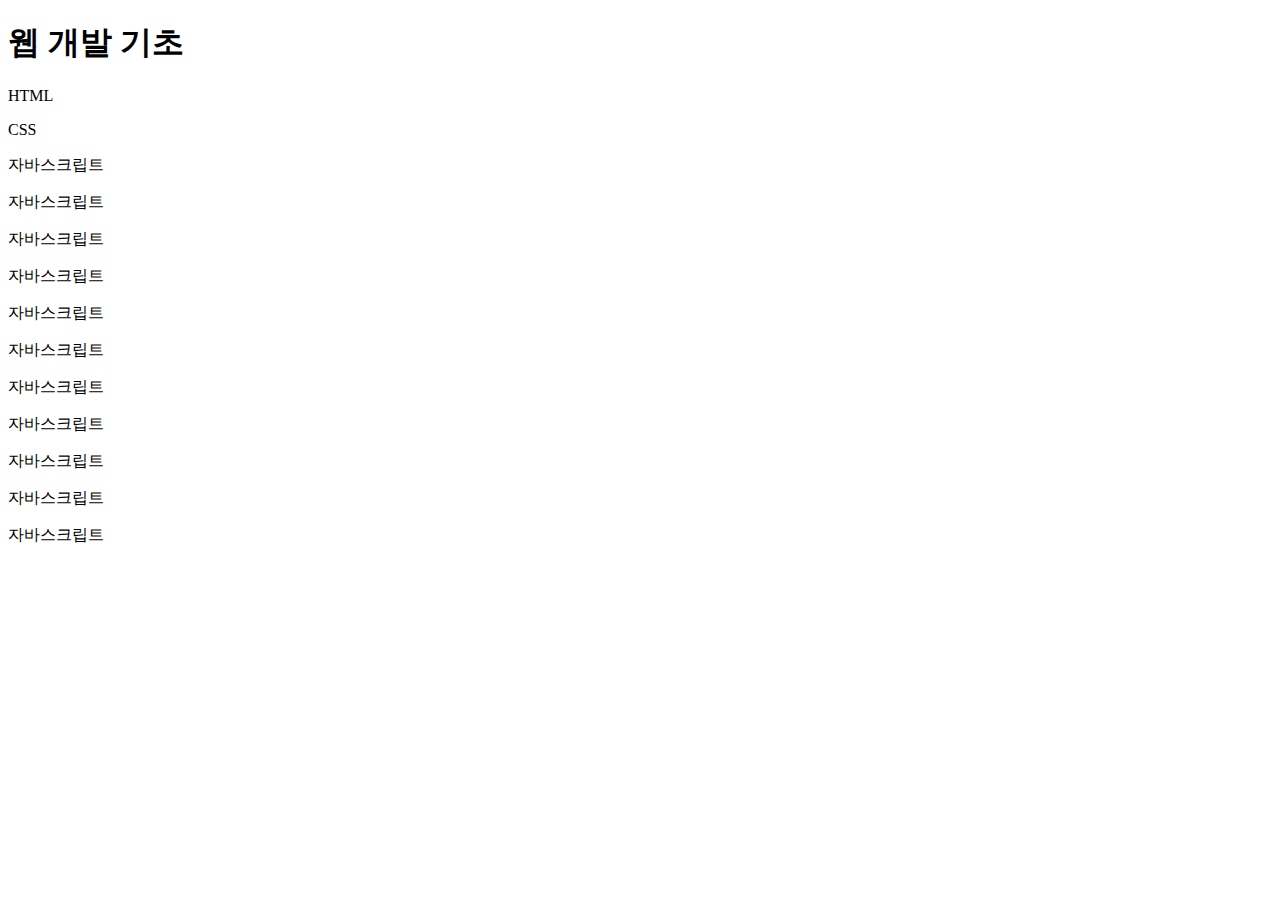
<file: src/02/index.html>
<!DOCTYPE html>
<html lang="ko">
  <head>
    <meta charset="UTF-8">
    <title>웹 개발 입문</title>
  </head>
  <body>
    <h1>웹 개발 기초</h1>
    <p>HTML</p>
    <p>CSS</p>
    <p>자바스크립트</p>
    <p>자바스크립트</p>
    <p>자바스크립트</p>
    <p>자바스크립트</p>
    <p>자바스크립트</p>
    <p>자바스크립트</p>
    <p>자바스크립트</p>
    <p>자바스크립트</p>
    <p>자바스크립트</p>
    <p>자바스크립트</p>
    <p>자바스크립트</p>
  </body>
</html>
</file>
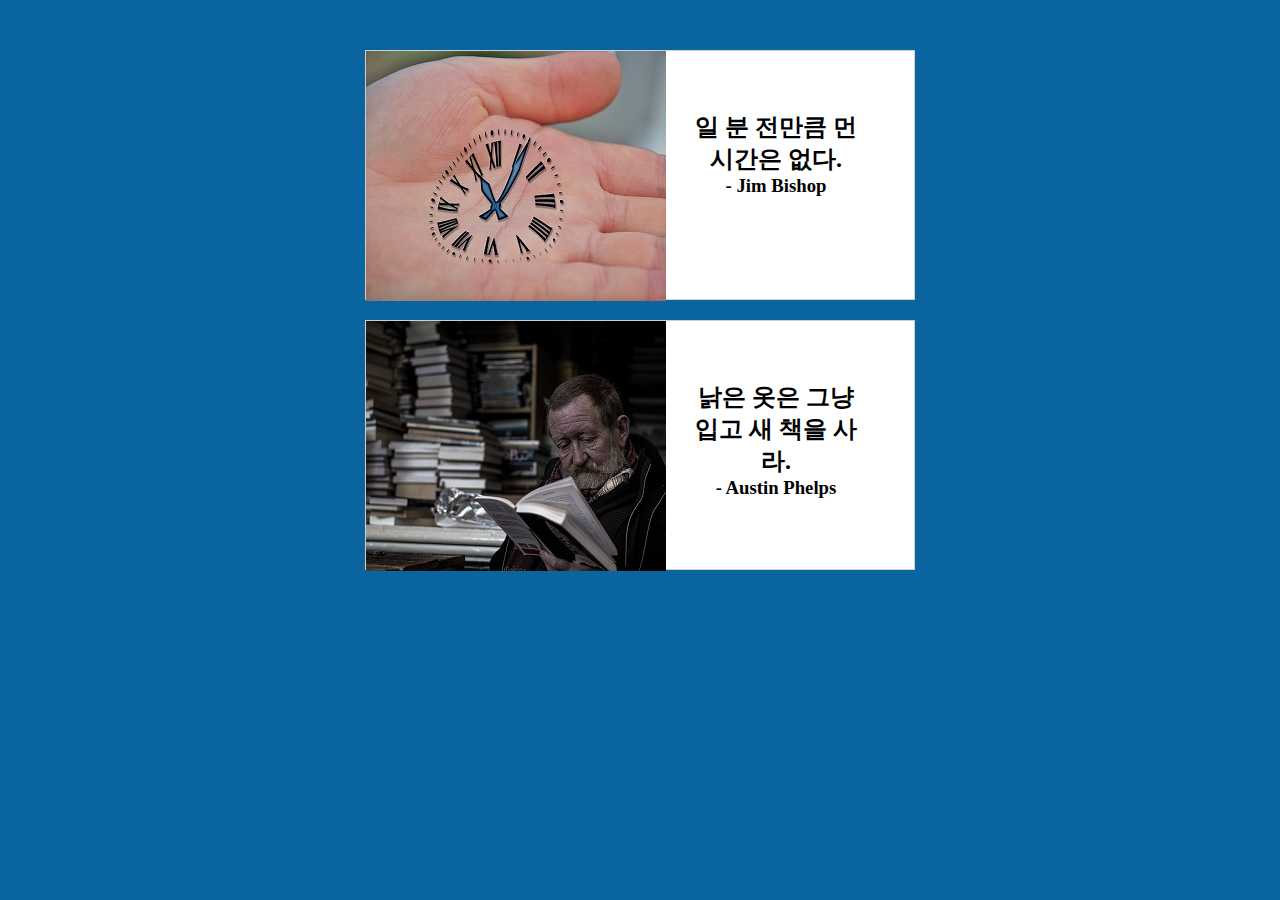
<file: src/12/index.html>
<!DOCTYPE html>
<html lang="ko">
<head>
  <meta charset="UTF-8">
  <meta name="viewport" content="width=device-width, initial-scale=1.0">
  <title>INSPIRATIONAL QUOTES</title>
  <link rel="stylesheet" href="css/style.css">
</head>
<body>
  <div id="container">
    <div class="card">
      <img src="images/1.jpg">    
      <div class="words">
        <h2>일 분 전만큼 먼 시간은 없다.</h2>
        <h3>- Jim Bishop</h3>
      </div>            
    </div>
    <div class="card">
      <img src="images/2.jpg">    
      <div class="words">
        <h2>낡은 옷은 그냥 입고 새 책을 사라.</h2>
        <h3>- Austin Phelps</h3>
      </div>            
    </div>            
  </div>
</body>
</html>
</file>
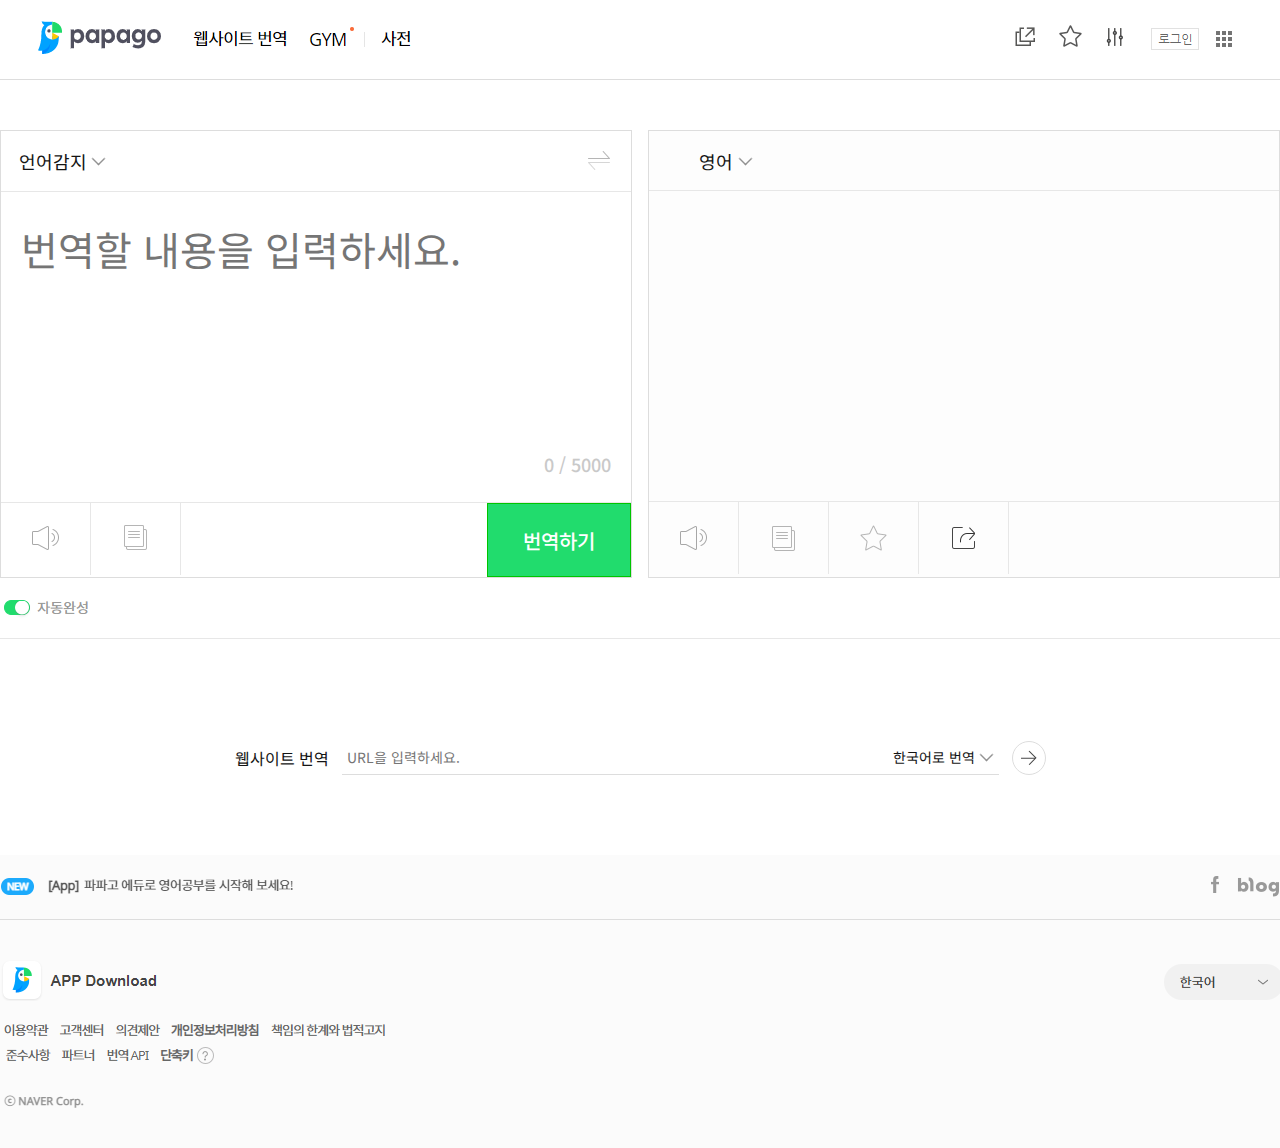
<file: src/papago/index.html>
<!DOCTYPE html>
<html lang="ko">
<head>
    <meta charset="UTF-8">
    <meta http-equiv="X-UA-Compatible" content="IE=edge">
    <meta name="viewport" content="width=device-width, initial-scale=1.0">
    <title>Papago</title>
    <link rel="stylesheet" href="css/style.css">
    <link rel="stylesheet" href="css/index.css">
</head>
<body>
    <div id="container">
        <header>
            <h1 class="brand-logo-border">
                <img src="images/logo/brand-logo.PNG" alt="brand logo">
            </h1>
            <nav>
                <img src="images/index_header/header1.png">
                <img src="images/index_header/header2.png">
            </nav>
        </header>
        <main>
            <div class="main-container">
                <div class="article-container">
                    <article class="article-left">
                        <div class="article-header">
                            <div class="article-header-left">
                                <span>언어감지</span>
                                <img src="images/index_items/combo_icon.PNG">
                            </div>
                            <div class="article-header-right">
                                <img src="images/index_items/convert_icon.PNG">
                            </div>
                        </div>
                        <div class="article-body">
                            <div class="article-body-textarea">
                                <textarea placeholder="번역할 내용을 입력하세요."></textarea>
                            </div>
                            <div class="article-body-count">
                                <span>0&nbsp</span><span>/ 5000</span>
                            </div>
                        </div>
                        <div class="article-footer">
                            <div class="article-footer-left">
                                <div class="af-left-item">
                                    <img src="images/index_items/sound_icon.PNG">
                                </div>
                                <div class="af-left-item">
                                    <img src="images/index_items/copy_icon.PNG">
                                </div>
                            </div>
                            <button type="button">번역하기</button>
                        </div>
                    </article>
                    <article class="article-right">
                        <div class="article-header">
                            <div class="article-header-left">
                                <span>영어</span>
                                <img src="images/index_items/combo_icon_gray.PNG">
                            </div>
                        </div>
                        <div class="article-body">
                            <pre></pre>
                        </div>
                        <div class="article-footer">
                            <div class="article-footer-left">
                                <div class="af-left-item">
                                    <img src="images/index_items/sound_icon_gray.PNG">
                                </div>
                                <div class="af-left-item">
                                    <img src="images/index_items/copy_icon_gray.PNG">
                                </div>
                                <div class="af-left-item">
                                    <img src="images/index_items/star_icon_gray.PNG">
                                </div>
                                <div class="af-left-item">
                                    <img src="images/index_items/sharing_icon_gray.PNG">
                                </div>
                            </div>
                        </div>
                    </article>
                </div>
                <div class="section-container">
                    <section class="section-top">
                        <img src="images/index_items/auto_completion.png">
                    </section>
                    <section class="section-bottom">
                        <div class="sb-url">
                            <div class="label-url">
                                <label for="web-url">웹사이트 번역</label>
                            </div>
                            <div class="input-url">
                                <input type="url" id="web-url" placeholder="URL을 입력하세요.">
                                <div class="input-select-convert">
                                    <span>한국어로 번역</span>
                                    <img src="images/index_items/combo_icon.PNG">
                                </div>
                            </div>
                            <div class="button-url">
                                <button><img src="images/index_items/right_arrow_icon.PNG"></button>
                            </div>
                        </div>
                    </section>
                </div>
            </div>
        </main>
        <footer>
            <div class="footer1">
                <img src="images/index_footer/footer1.PNG">
            </div>
            <div class="footer2">
                <img src="images/index_footer/footer2.PNG">
            </div>
        </footer>
    </div>
    <script src="js/index.js"></script>
</body>
</html>
</file>
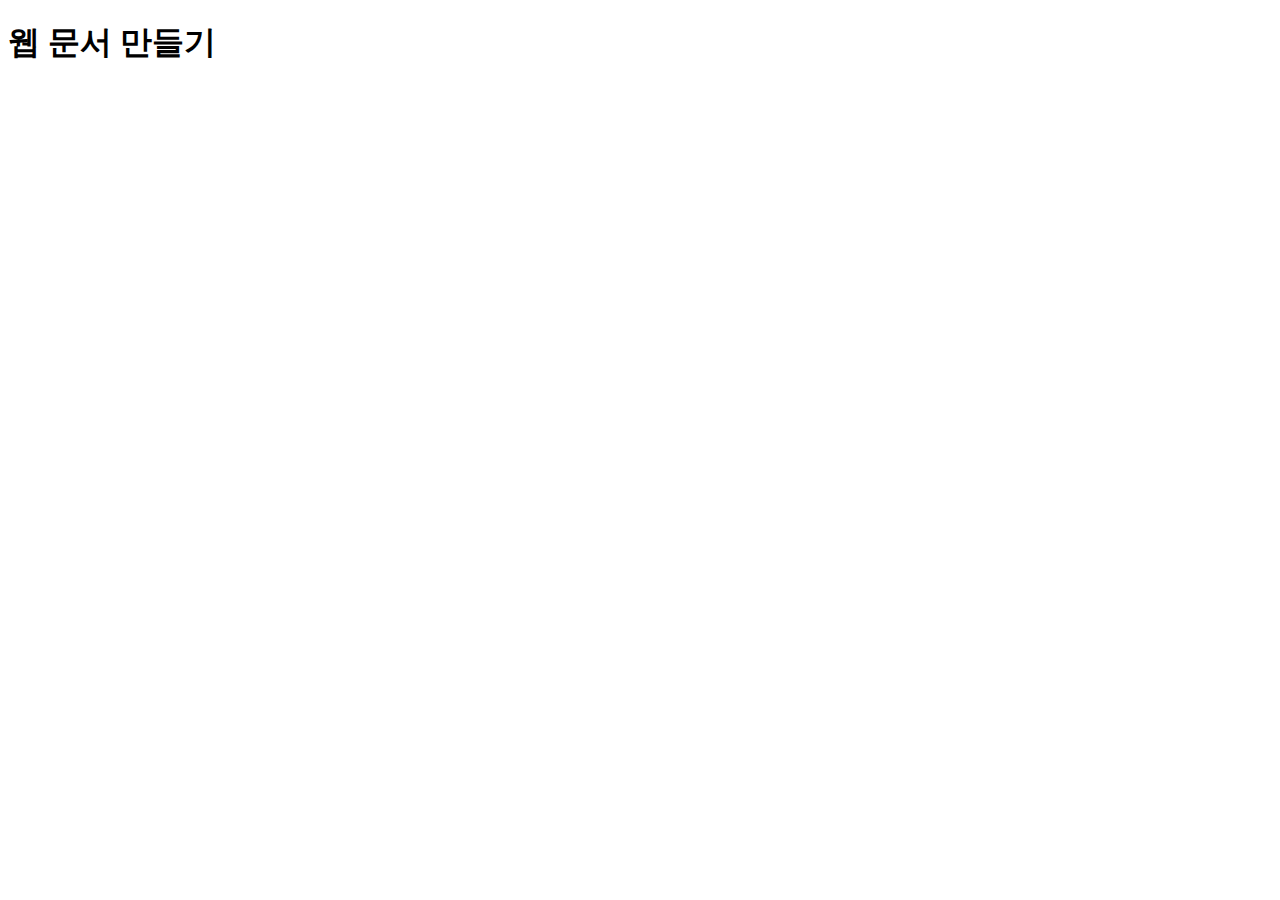
<file: src/03/myDoc.html>
<!DOCTYPE html>
<html lang="ko">
<head>
  <meta charset="UTF-8">
  <meta name="viewport" content="width=device-width, initial-scale=1.0">
  <title>첫 번째 문서 연습</title>
</head>
<body>
  <h1>웹 문서 만들기</h1>
</body>
</html>
</file>
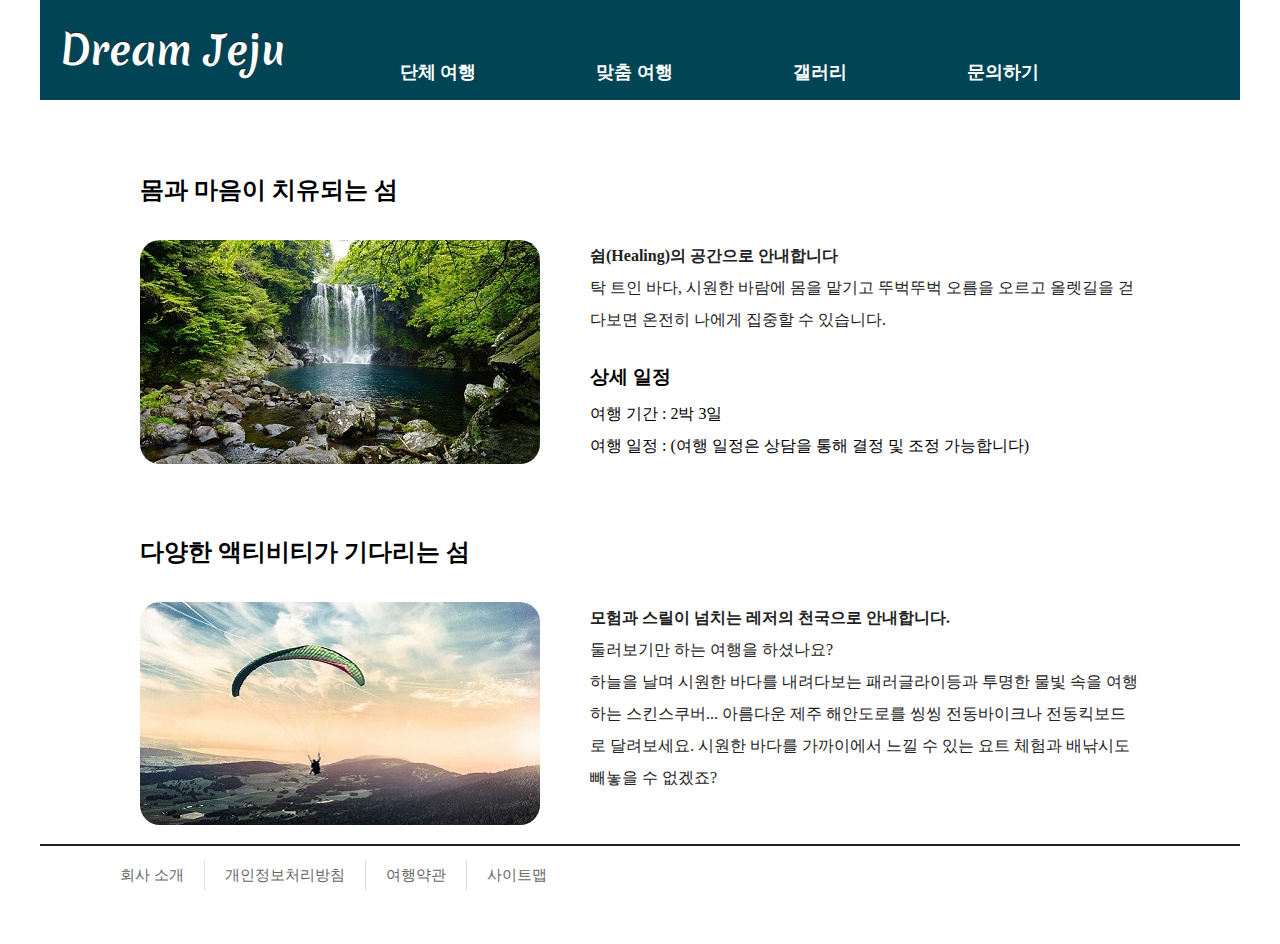
<file: src/03/structure.html>
<!DOCTYPE html>
<html lang="ko">
<head>
  <meta charset="UTF-8">
  <title>Dream Jeju</title>
  <link rel="stylesheet" href="css/structure.css">
</head>
<body>
  <div id="container">    
    <header>
      <div id="logo">
        <a href="index-footer.html">
          <h1>Dream Jeju</h1>
        </a>
      </div>
      <nav>
        <ul id="topMenu">
          <li><a href="#">단체 여행</a></li>
          <li><a href="#">맞춤 여행</a></li>
          <li><a href="#">갤러리</a></li>
          <li><a href="#">문의하기</a></li>
        </ul>
      </nav>
    </header>
    <main class="contents">
      <section id="headling">
        <h2>몸과 마음이 치유되는 섬</h2>                  
        <div class="detail"> 
          <img src="images/healing.jpg">                            
          <b><p>쉼(Healing)의 공간으로 안내합니다</p></b>          
          <p>탁 트인 바다, 시원한 바람에 몸을 맡기고 뚜벅뚜벅 오름을 오르고 올렛길을 걷다보면 온전히 나에게 집중할 수 있습니다. </p>        
        </div>        
        <div class="schedule">
          <h3>상세 일정</h3>
          <ul>
            <li>여행 기간 : 2박 3일</li>
            <li>여행 일정 : (여행 일정은 상담을 통해 결정 및 조정 가능합니다)</li>
          </ul> 
        </div>
      </section>
      <section id="activity">
        <h2>다양한 액티비티가 기다리는 섬</h2>
        <div class="detail">          
          <img src="images/activity.jpg">
          <b><p>모험과 스릴이 넘치는 레저의 천국으로 안내합니다.</p></b>          
          <p>둘러보기만 하는 여행을 하셨나요? </p>
          <p>하늘을 날며 시원한 바다를 내려다보는 패러글라이등과 투명한 물빛 속을 여행하는 스킨스쿠버... 아름다운 제주 해안도로를 씽씽 전동바이크나 전동킥보드로 달려보세요. 시원한 바다를 가까이에서 느낄 수 있는 요트 체험과 배낚시도 빼놓을 수 없겠죠?</p>
        </div>
      </section>
    </main>
    <footer>    
      <section id="bottomMenu">
        <ul>
          <li><a href="#">회사 소개</a></li>
          <li><a href="#">개인정보처리방침</a></li>
          <li><a href="#">여행약관</a></li>
          <li><a href="#">사이트맵</a></li>
        </ul>
      </section>   
    </footer>  
  </div> 
</body>
</html>
</file>
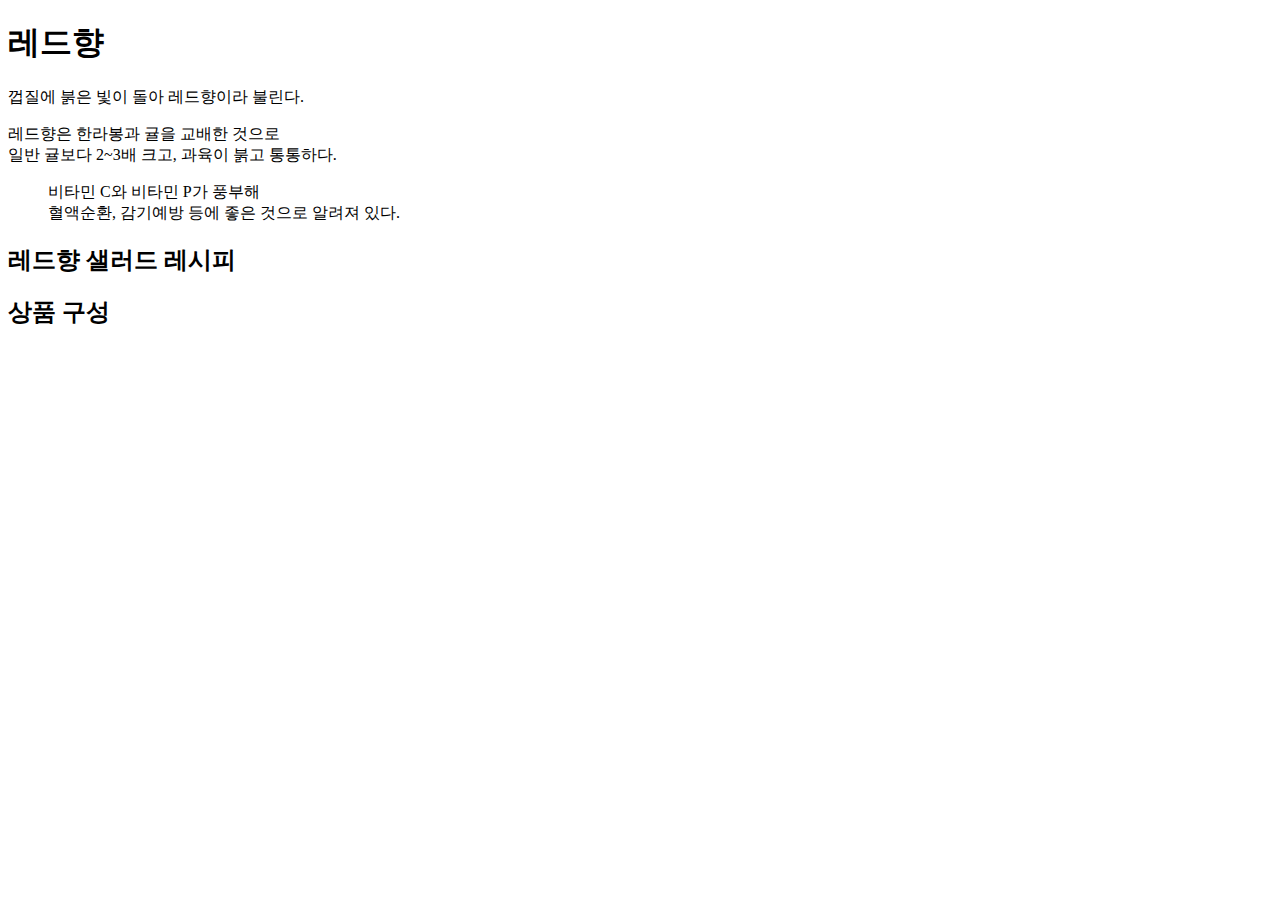
<file: src/04/blockquote.html>
<!DOCTYPE html>
<html lang="ko">
<head>
  <meta charset="UTF-8">
  <title>상품 소개 페이지</title>
</head>
<body>
  <h1>레드향</h1>
  <p>껍질에 붉은 빛이 돌아 레드향이라 불린다.</p>
  <p>레드향은 한라봉과 귤을 교배한 것으로 <br>일반 귤보다 2~3배 크고, 과육이 붉고 통통하다.</p>
  <blockquote>비타민 C와 비타민 P가 풍부해<br> 혈액순환, 감기예방 등에 좋은 것으로 알려져 있다.</blockquote>
  <h2>레드향 샐러드 레시피</h2>
  <h2>상품 구성</h2>
</body>
</html>
</file>
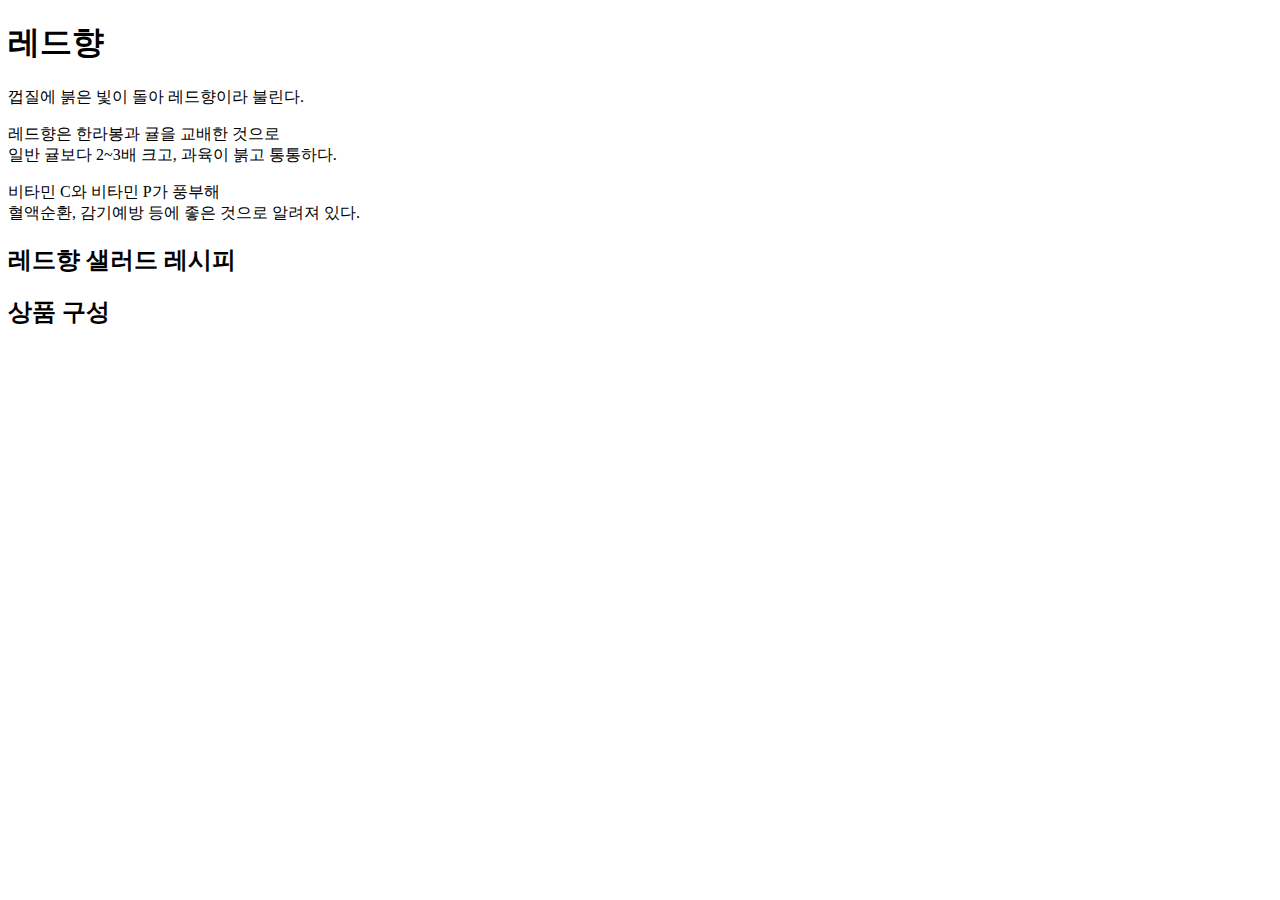
<file: src/04/br.html>
<!DOCTYPE html>
<html lang="ko">
<head>
  <meta charset="UTF-8">
  <title>상품 소개 페이지</title>
</head>
<body>
  <h1>레드향</h1>
  <p>껍질에 붉은 빛이 돌아 레드향이라 불린다.</p>
  <p>레드향은 한라봉과 귤을 교배한 것으로 <br>일반 귤보다 2~3배 크고, 과육이 붉고 통통하다.</p>
  <p>비타민 C와 비타민 P가 풍부해<br> 혈액순환, 감기예방 등에 좋은 것으로 알려져 있다.</p>
  <h2>레드향 샐러드 레시피</h2>
  <h2>상품 구성</h2>
</body>
</html>
</file>
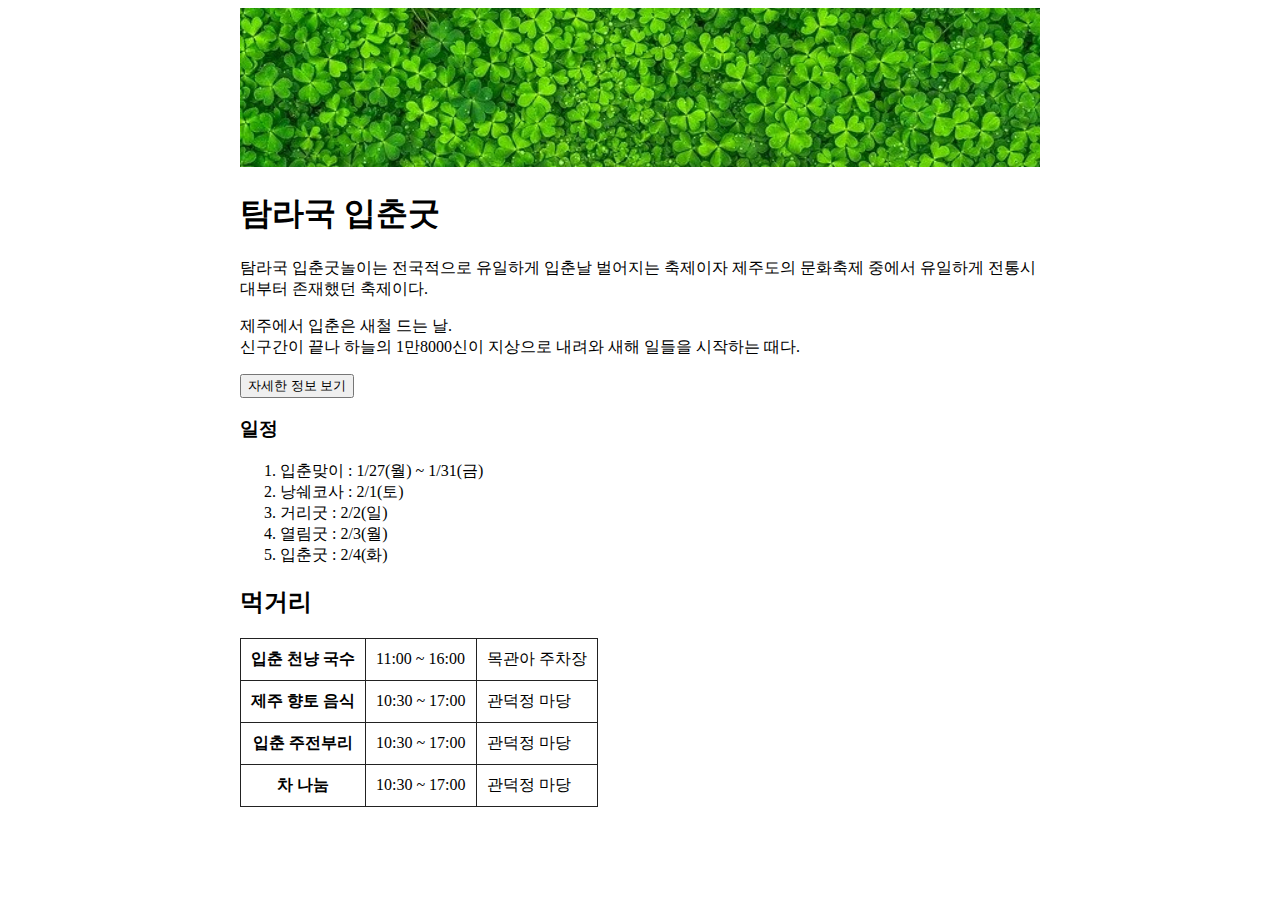
<file: src/04/button2.html>
<!DOCTYPE html>
<html lang="ko">
<head>
  <meta charset="UTF-8">
  <title>탐라국 입춘굿</title>
  <link rel="stylesheet" href="css/poster.css">
</head>
<body>  
  <div id="container">    
    <img src="images/top.jpg" alt="" width="100%">
    <h1>탐라국 입춘굿</h1>    
    <p>탐라국 입춘굿놀이는 전국적으로 유일하게 입춘날 벌어지는 축제이자 제주도의 문화축제 중에서 유일하게 전통시대부터 존재했던 축제이다.</p>
    <p>제주에서 입춘은 새철 드는 날. <br>
      신구간이 끝나 하늘의 1만8000신이 지상으로 내려와 새해 일들을 시작하는 때다.
    </p>
    <button type="button">자세한 정보 보기</button>
    <h3>일정</h3>
    <ol>
      <li>입춘맞이 : 1/27(월) ~ 1/31(금)</li>
      <li>낭쉐코사 : 2/1(토)</li>
      <li>거리굿 : 2/2(일)</li>
      <li>열림굿 : 2/3(월)</li>
      <li>입춘굿 : 2/4(화)</li>
    </ol>
    <h2>먹거리</h2>
    <table>
      <tr>
        <th>입춘 천냥 국수</th>
        <td>11:00 ~ 16:00</td>
        <td>목관아 주차장</td>
      </tr>
      <tr>
        <th>제주 향토 음식</th>
        <td>10:30 ~ 17:00</td>
        <td>관덕정 마당</td>
      </tr>
      <tr>
        <th>입춘 주전부리</th>
        <td>10:30 ~ 17:00</td>
        <td>관덕정 마당</td>
      </tr>
      <tr>
        <th>차 나눔</th>
        <td>10:30 ~ 17:00</td>
        <td>관덕정 마당</td>
      </tr>                  
    </table>
  </div>
</body>
</html>
</file>
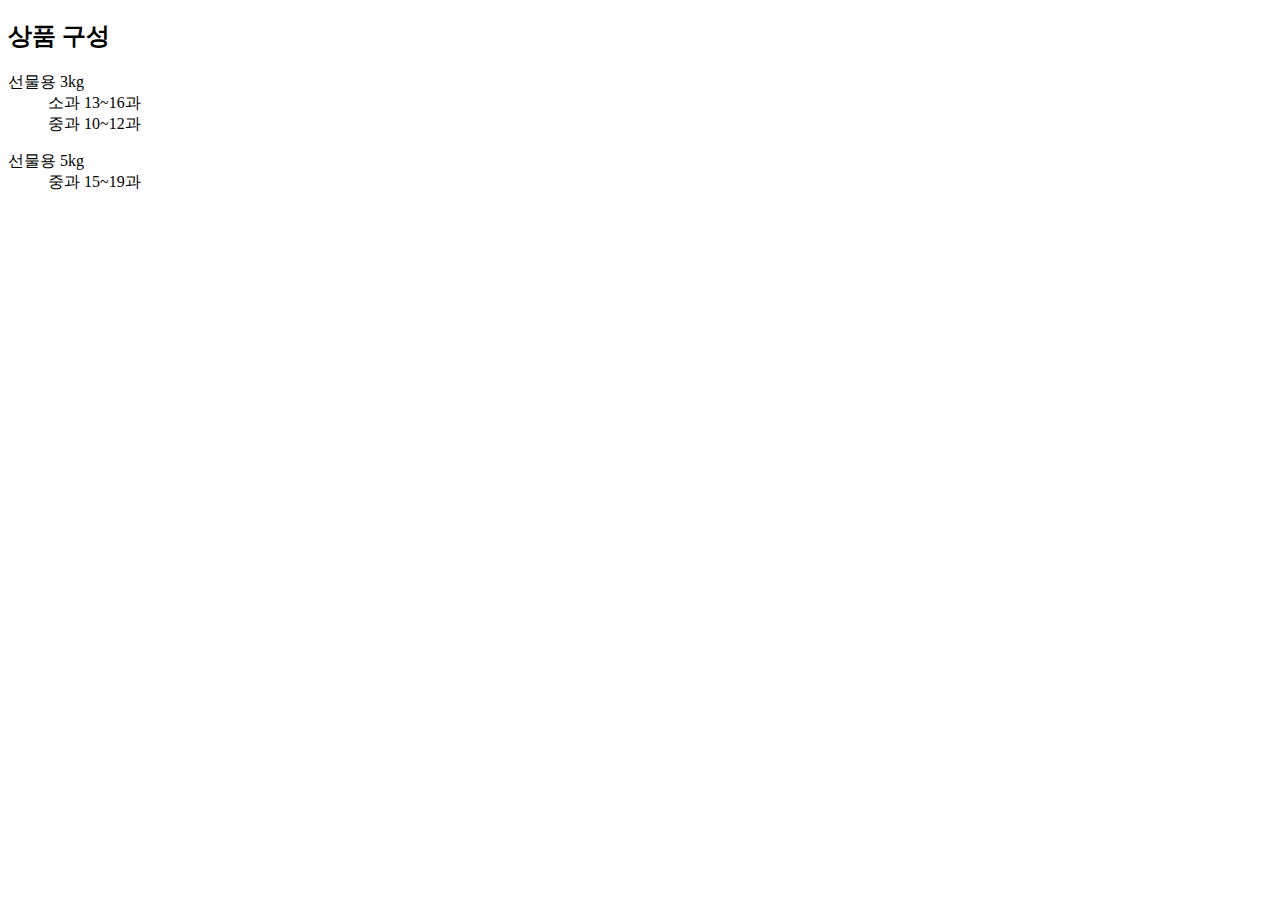
<file: src/04/d-list.html>
<!DOCTYPE html>
<html lang="ko">
<head>
  <meta charset="UTF-8">
  <title>상품 소개 페이지</title>
</head>
<body>
  <h2>상품 구성</h2>
  <dl>
    <dt>선물용 3kg</dt>
    <dd>소과 13~16과</dd>
    <dd>중과 10~12과</dd>
  </dl>
  <dl>
    <dt>선물용 5kg</dt>
    <dd>중과 15~19과</dd>
  </dl>  
</body>
</html>
</file>
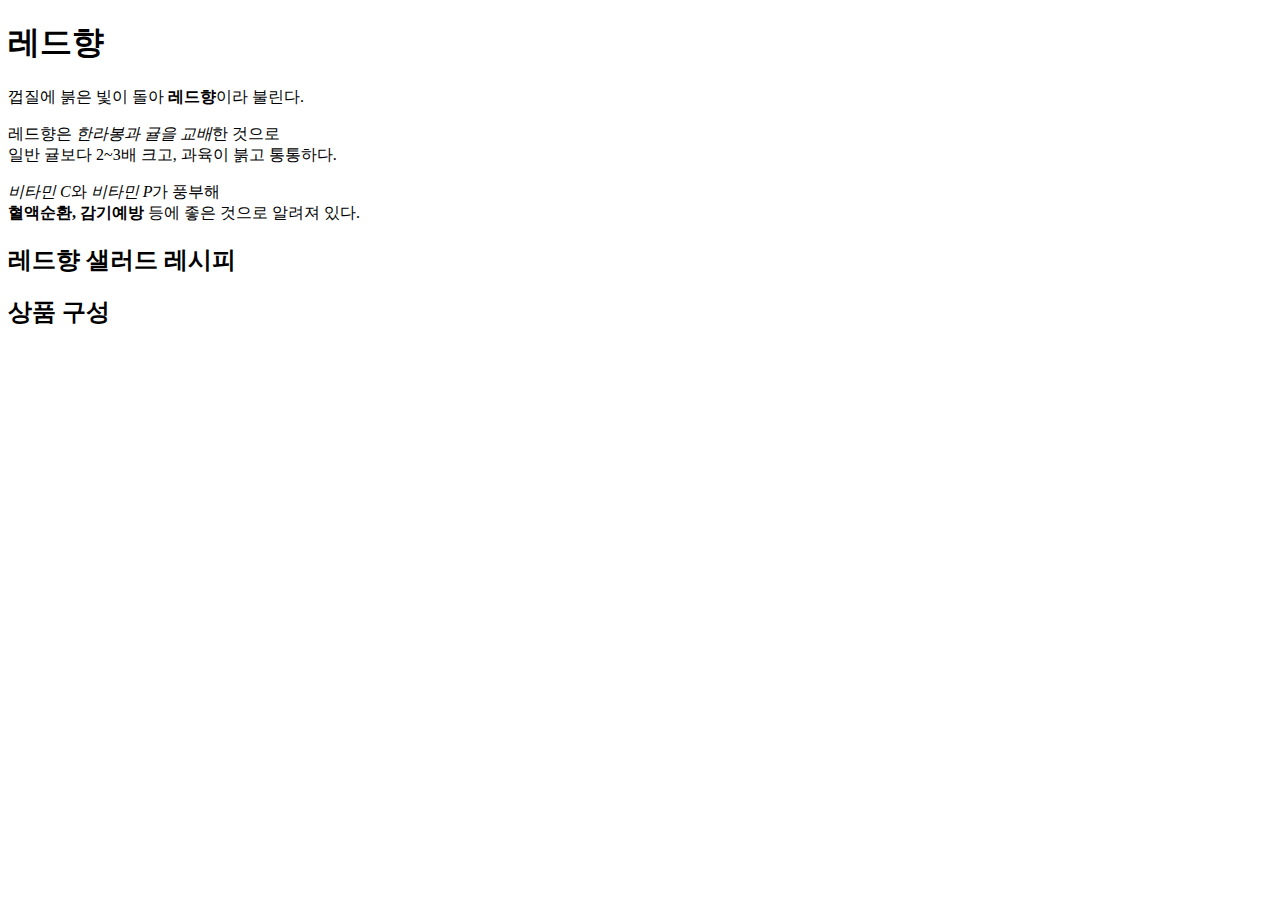
<file: src/04/em_i.html>
<!DOCTYPE html>
<html lang="ko">
  <head>
    <meta charset="UTF-8">
    <title>상품 소개 페이지</title>
  </head>
  <body>
    <h1>레드향</h1>
    <p>껍질에 붉은 빛이 돌아 <b>레드향</b>이라 불린다.</p>
    <p>레드향은 <em>한라봉과 귤을 교배</em>한 것으로<br>
      일반 귤보다 2~3배 크고, 과육이 붉고 통통하다.</p>
    <p><i>비타민 C</i>와 <i>비타민 P</i>가 풍부해<br>
    <strong>혈액순환, 감기예방</strong> 등에 좋은 것으로 알려져 있다.</p>
    <h2>레드향 샐러드 레시피</h2>
    <h2>상품 구성</h2>
  </body>
</html>
</file>
<file: src/12/css/style.css>
* {
    margin:0;
    padding:0;
    box-sizing: border-box;
}
body {
    background:rgb(9, 100, 160);
}
#container {
    width:320px;        
    margin:50px auto;
}
.card {
    position:relative;    
    width:300px;
    height:500px;
    margin:20px 10px;
    border:1px solid #0f0f0f33;
    background-color:#ffffff;      
}
.words {
    position:absolute;    
    left:10px;
    top:300px;
    padding:10px;
    text-align:center;   
}

@media screen and (min-width:768px) and (max-width:1439px) {
    #container {
        width:570px;        
        margin:50px auto;
    }
    .card {
        position:relative;    
        width:550px;
        height:250px;
        margin:20px 10px;
        border:1px solid #0f0f0f33;
        background-color:#ffffff;      
    }
    .words {
        position:absolute;    
        left:310px;
        top:50px;
        text-align:center;
        width:200px;          
    }
}

@media screen and (min-width:1440px) {
    #container {
        width:1140px;
        margin:50px auto;
    }    
    .card {
        position:relative;
        float:left;  /* 카드를 가로로 배치 */
        width:550px;
        height:250px;
        margin:10px;
        border:1px solid #0f0f0f33;
        background-color:#ffffff;      
    }
    .words {
        position:absolute;    
        left:310px;
        top:50px;
        text-align:center;
        width:200px;          
    }
}
</file>
<file: src/papago/css/style.css>
@import url('https://fonts.googleapis.com/css2?family=Noto+Sans+KR:wght@300;400;500;700&display=swap');

* {
    /* text */
    font-family: 'Noto Sans KR', sans-serif;
    font-size: 14px;
    font-weight: 400;
    color: #141414;

    /* box */
    box-sizing: border-box;

    /* computed */
    margin: 0px;
    padding: 0px;
}

ul {
    list-style-type: none;
}

a {
    color: #141414;
    text-decoration: none;
}

input, textarea {
    outline: none;
}

table {
    border-collapse: collapse;
}
</file>
<file: src/papago/css/index.css>
:root {
    --main-color: rgb(221, 221, 221);
    --article-border-color: rgb(231, 231, 231);
    --sub-font-color: rgb(201, 201, 201);
}

.main-container {
    display: flex;
    flex-direction: column;
    align-items: center;

    padding: 50px 0px 80px;

}

/* header */
header {
    display: flex;
    align-items: center;
    padding: 15px 32px;
    border-bottom: 1px solid var(--main-color);
}

.brand-logo-border {
    cursor: pointer;
}

nav {
    display: flex;
    justify-content: space-between;
    align-items: center;
    margin-left: 20px; 
    width: 100%;
}

nav img {
    margin: 0;
}

/* main */

.article-container{
    display: flex;
    justify-content: space-between;
    width: 1280px;
}

.article-container article {
    border: 1px solid var(--main-color);
}

.article-right {
    background-color: rgb(253, 253, 253);
}


.article-header {
    display: flex;
    justify-content: space-between;
    align-items: center;

    border-bottom: 1px solid var(--article-border-color);

    width: 630px;
}

.article-header-left {
    display: flex;
    justify-content: flex-end;
    align-items: center;

    width: 110px;
    height: 59px;

    cursor: pointer;
}

.article-header-left span {
    font-size: 18px;
}

.article-header-right {
    display: flex;
    justify-content:center;
    align-items: center;

    width: 64px;
    height: 60px;

    cursor: pointer;
}

.article-body {
    position: relative;

    border-bottom: 1px solid var(--article-border-color);
    padding: 28px 20px 63px;

    width: 630px;
}

.article-body-textarea {
    width: 630px;
    height: 219px;
}

.article-body-textarea textarea {
    border: none;
    outline: none;
    resize: none;

    width: 590px;
    height: 100%;

    font-size: 40px;
}

pre {
    height: 219px;
}

.article-body-count {
    position: absolute;
    right: 20px;
    bottom: 25px;

    display: flex;
    justify-content: flex-end;
}

.article-body-count span {
    font-size: 18px;
    font-weight: 500;
    color: var(--sub-font-color);
}

.article-footer {
    display: flex;
    justify-content: space-between;

    width: 630px;
}

.article-footer-left {
    display: flex;
}

.af-left-item {
    display: flex;
    justify-content: center;
    align-items: center;

    border-right: 1px solid var(--article-border-color);

    width: 90px;
    height: 72px;
}

.article-footer button {
    border: 1px solid rgb(0, 197, 0);

    width: 144px;
    height: 74px;

    font-size: 20px;
    font-weight: 500;
    color: white;

    background-color: #21dc6d;

    cursor: pointer;
}

.section-container {
    width: 1280px;

}

.section-top {
    display: flex;
    align-items: center;

    border-bottom: 1px solid var(--article-border-color);

    width: 100%;
    height: 61px;
}

.section-bottom {
    display: flex;
    justify-content: center;
    align-items: flex-end;

    height: 136px;
}

.sb-url {
    display: flex;
    justify-content: space-between;
    align-items:center;

    width: 811px;
}

.label-url label {
    font-size: 16px;
}

.input-url {
    display: flex;

    border-bottom: 1px solid var(--main-color);
    padding-bottom: 1px;

    max-width: 658px;
}

.input-url input {
    border: none;
    padding: 6px 5px;

    width: 427px;
    height: 32px;
}

.input-select-convert {
    display: flex;
    justify-content: flex-end;
    align-items: center;

    width: 230px;
    height: 32px;
}

.button-url button {
    display: flex;
    justify-content: center;
    align-items: center;

    border: 1px solid var(--main-color);
    border-radius: 50%;

    width: 34px;
    height: 34px;

    overflow: hidden;

    background-color: white;

    cursor: pointer;
}

footer {
    display: flex;
    flex-direction: column;
    align-items: center;
    
    background-color: #fbfbfb;
}

.footer1 {
    display: flex;
    justify-content: center;
    align-items: center;

    border-bottom: 1px solid var(--main-color);
    padding: 19px 36px 20px;


    height: 65px;
}

.footer2 {
    display: flex;
    align-items: center;

    padding: 32px 36px;

    width: 1352px;
    height: 228px;
}
</file>
<file: src/03/css/structure.css>
@import url('https://fonts.googleapis.com/css2?family=Merienda:wght@700&display=swap');

* {
  margin:0;   /* 마진 리셋 */
  padding:0;   /* 패딩 리셋 */
  box-sizing: border-box;   /* 박스 영역은 테두리까지 */ 
}
a {
  text-decoration:none;  /* 텍스트 링크 밑줄 없애기 */ 
}
ul {
  list-style: none;
}

#container {
  margin:0 auto;  /* 화면 중앙에 배치 */
  width:1200px;    /* 너비 */    
  background-color: #fff;
}

/*********************************/
/* 헤더 영역 - 로고와 내비게이션 */
/*********************************/

header{
  width:100%;    /*  너비 */
  height:100px;   /* 높이 */ 
  background-color:#045;  
}

/* 로고 */
#logo{ 
  float:left;   /* 왼쪽으로 플로팅 */ 
  width:250px;   /*  너비 */ 
  height:100px;   /* 높이 */
  line-height:100px;  /* 세로로 중간에 맞춤 - 줄간격을 높이 값과 같게 */
  padding-left:20px;  /* 왼쪽에 여백 */
}
#logo h1 {
  font-family:'Merienda', cursive;
  font-weight:700;
  font-size:40px;   /* 글자 크기 */
  color:#fff;   /* 글자 색*/
  text-shadow:0 -1px 0 #222;  /* 그림자 색 */
}

/* 내비게이션 */
nav{  
  float:right;   /* 오른쪽으로 플로팅 */
  width:900px;   /*   너비 */  
  height:100px;   /* 메뉴 영역 높이 */  
  padding-top:40px;  /* 메뉴를 아래로 내리기 위해 */  
}
#topMenu {  
  height:60px; 
}
#topMenu > li {
  float:left;  /* 메뉴 항목을 왼쪽으로 플로팅 */ 
  position: relative;  
}
#topMenu > li > a{
  display:block;  /* 링크 텍스트는 블록으로 */ 
  font-size:1.1em;
  color:#fff;  /* 글자 색 */
  font-weight:600;  /* 글자 굵기 */
  padding:20px 60px;  /* 패딩 */ 
}
#topMenu > li > a:hover {
  color:#1fa8f8;
  text-shadow:0 -2px #222;
}


/* 본문 */

.contents {
  width:1000px;
  margin:50px auto;  
}
main > section {
  margin-top:60px;  
}
main h2 {    
  font-size:1.5em;
  line-height: 2.5;
}
main div {
  margin-top:20px;
}
main h3 {
  font-size:1.2em;
  line-height:2.2;
}
.detail p {
  line-height: 2.0;
  color:#222;
}
.detail > img {
  float:left; 
  margin-right:50px;
  border-radius:20px;
}
.schedule h4 {
  font-size:1.2em;
}
.schedule ul {
  list-style: none;
}
.schedule ul li { 
  line-height: 2;
}


/******************/
/*   푸터 영역    */
/******************/

footer{   
  width:1200px;   /* 너비 */
  height:100px;  /* 높이 */
  border-top:2px solid #222;
}
#bottomMenu{
  width:100%;
  height:20px;
  margin-left:60px;
}
#bottomMenu ul {
  margin-top:15px;  
}
#bottomMenu ul li{
  float:left;  /* 가로로 배치 */ 
  padding:5px 20px;
  border-right:1px solid #ddd;   /* 항목 오른쪽에 테두리 */ 
}
#bottomMenu ul li:last-child{
  border:none;  /* 마지막 항목에는 오른쪽 테두리 없음 */  
}
#bottomMenu ul li a, #bottomMenu ul li a:visited {  
  font-size:15px;  /* 글자 크기 */ 
  color:#666;   /* 글자 색 */ 
}
</file>
<file: src/04/css/poster.css>
#container {
  width:800px;  /* 컨테이너 너비 */
  margin:0 auto;   /* 컨테이너 화면 중앙에 배치 */
}
table, th, td {
  border:1px solid #222;  /* 표 테두리 */
  border-collapse: collapse;  /* 테두리 1줄만 표시 */
}
th, td {
  padding:10px;  /* 셀 안쪽의 여백(패딩) */
}
</file>
